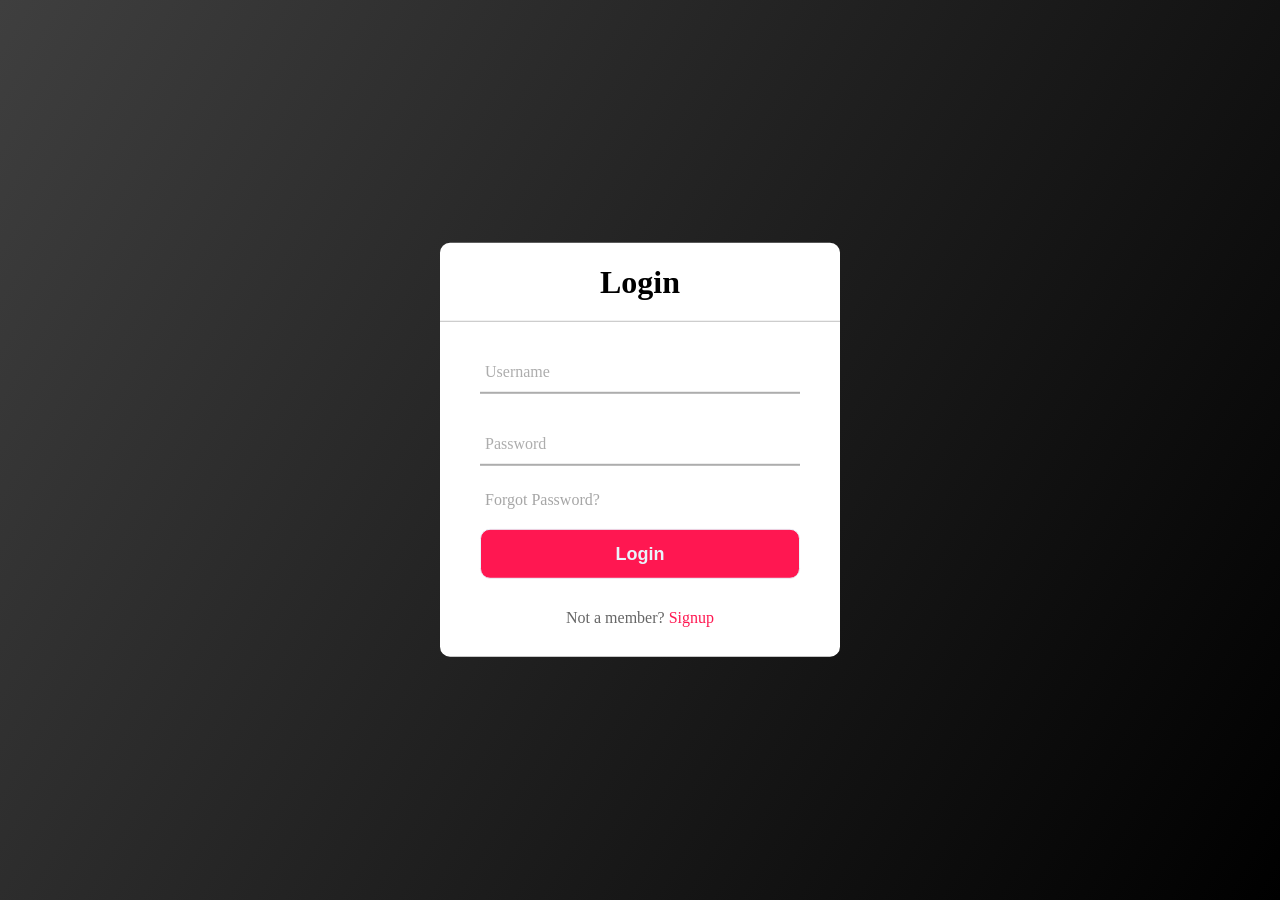
<file: Personal_Project/frontend/HtmlCss/index.html>
<!DOCTYPE html>
<html lang="en" dir="ltr">

    <head>
        <meta charset="utf-8">
        <title>WHORIEND</title>
        <link rel="stylesheet" href="style.css">
    </head>

    <body>
        <div class="center">
            <h1>Login</h1>
            <form method="post">
                <div class="txt_field">
                    <input type="text" required>
                    <label>Username</label>
                </div>
                <div class="txt_field">
                    <input type="password" required>
                    <span></span>
                    <label>Password</label>
                </div>
                <div class="pass">Forgot Password?</div>
                <input type="submit" value="Login">
                <div class="signup_link">
                    Not a member? <a href="#">Signup</a>
                </div>
        </div>
    </body>

</html>
</file>
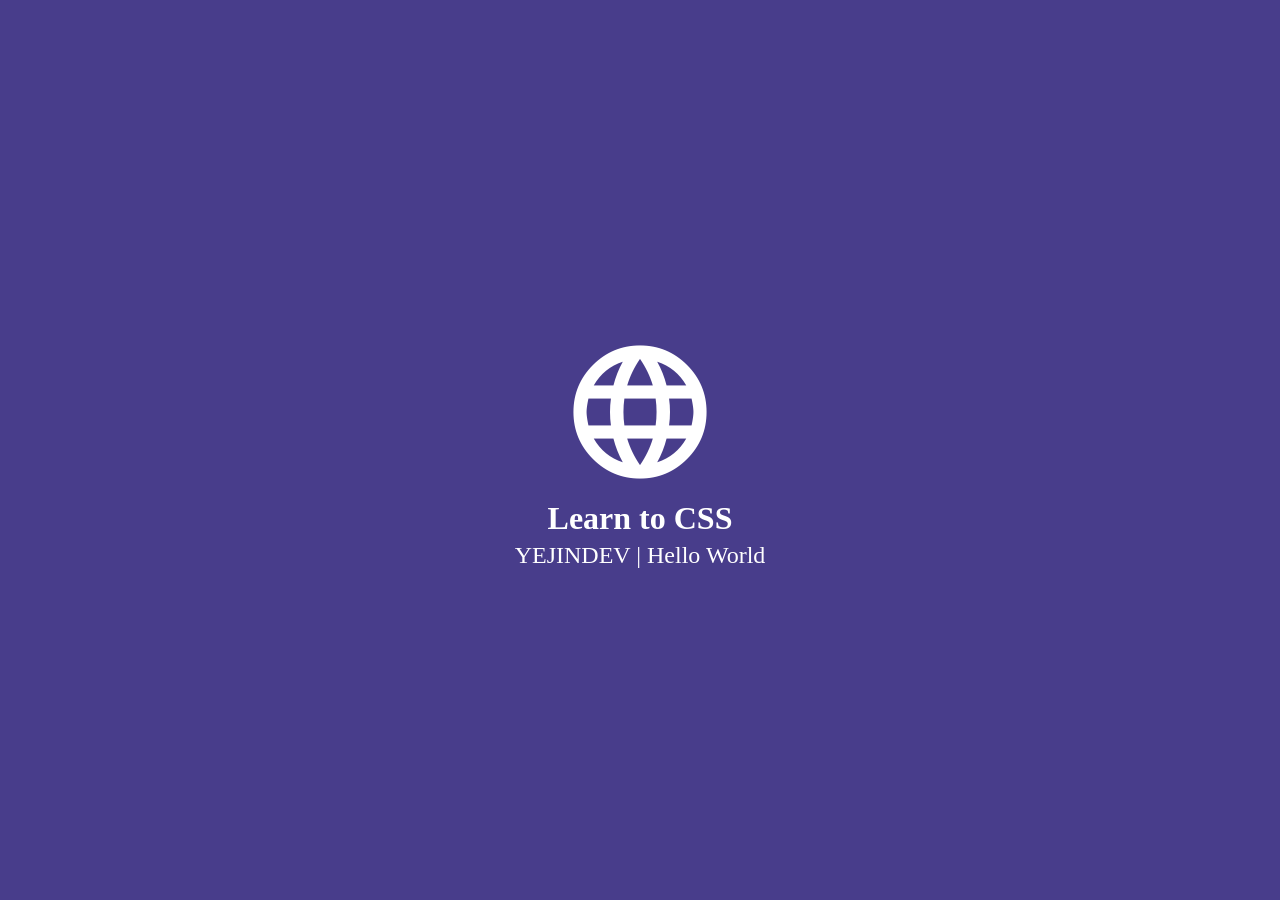
<file: Personal_Project/frontend/JavaScript/typing_text/index.html>
<!DOCTYPE html>
<html lang="ko">
<head>
    <meta charset="UTF-8">
    <meta name="viewport" content="width=device-width, initial-scale=1.0">
    <title>Typing Text</title>
    <link href="https://fonts.googleapis.com/icon?family=Material+Icons" rel="stylesheet">
    <link href="style.css" rel="stylesheet">
</head>
<body>
    <div class="wrap">
        <h1>
            <span class="material-icons">language</span>
        </h1>
        <p id="dynamic" class="lg-text"></p>
        <p class="sm-text">YEJINDEV | Hello World</p>
    </div>
    <script src="main.js"></script>
</body>
</html>
</file>
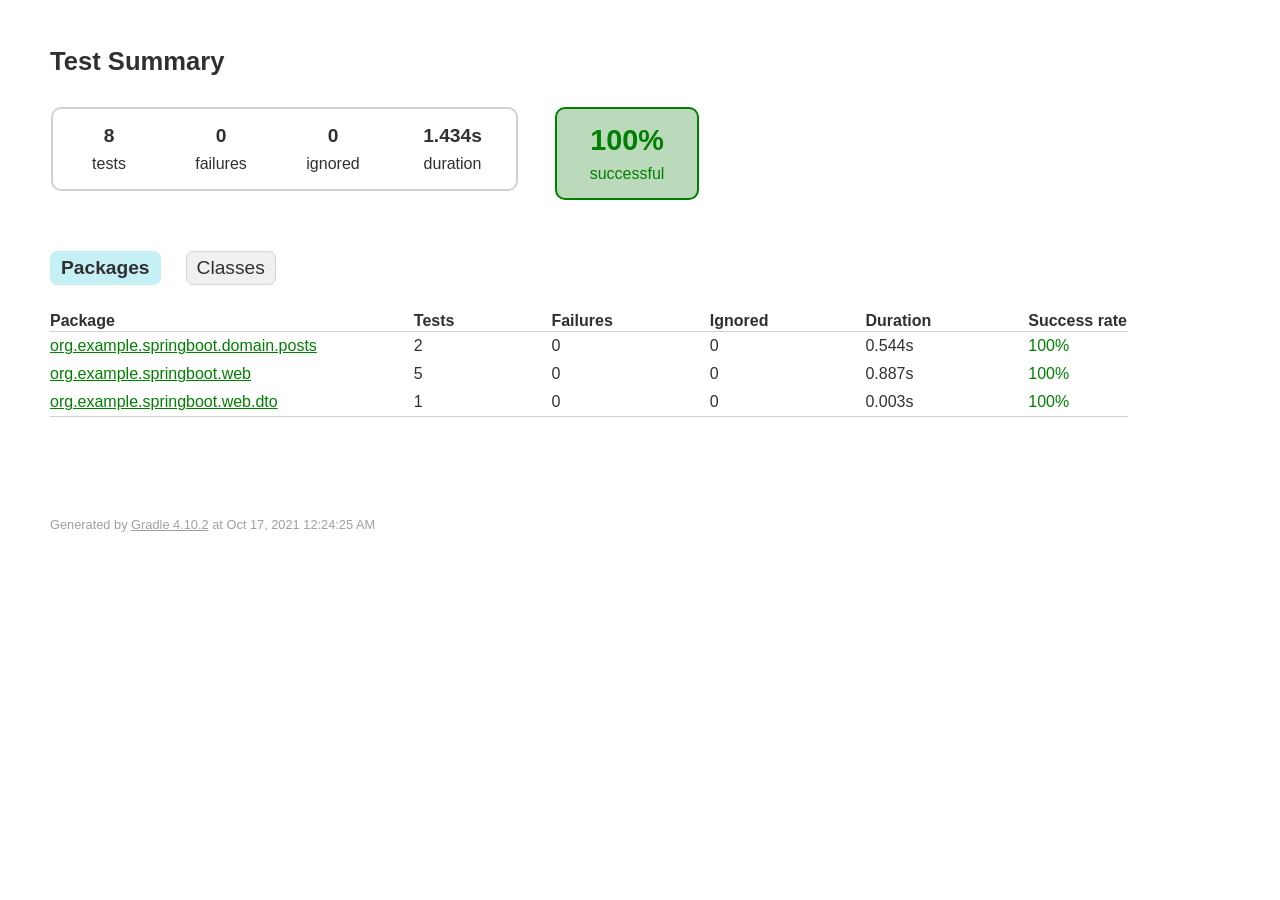
<file: Personal_Project/backend/SpringBoot/build/reports/tests/test/index.html>
<!DOCTYPE html>
<html>
<head>
<meta http-equiv="Content-Type" content="text/html; charset=utf-8"/>
<meta http-equiv="x-ua-compatible" content="IE=edge"/>
<title>Test results - Test Summary</title>
<link href="css/base-style.css" rel="stylesheet" type="text/css"/>
<link href="css/style.css" rel="stylesheet" type="text/css"/>
<script src="js/report.js" type="text/javascript"></script>
</head>
<body>
<div id="content">
<h1>Test Summary</h1>
<div id="summary">
<table>
<tr>
<td>
<div class="summaryGroup">
<table>
<tr>
<td>
<div class="infoBox" id="tests">
<div class="counter">8</div>
<p>tests</p>
</div>
</td>
<td>
<div class="infoBox" id="failures">
<div class="counter">0</div>
<p>failures</p>
</div>
</td>
<td>
<div class="infoBox" id="ignored">
<div class="counter">0</div>
<p>ignored</p>
</div>
</td>
<td>
<div class="infoBox" id="duration">
<div class="counter">1.434s</div>
<p>duration</p>
</div>
</td>
</tr>
</table>
</div>
</td>
<td>
<div class="infoBox success" id="successRate">
<div class="percent">100%</div>
<p>successful</p>
</div>
</td>
</tr>
</table>
</div>
<div id="tabs">
<ul class="tabLinks">
<li>
<a href="#tab0">Packages</a>
</li>
<li>
<a href="#tab1">Classes</a>
</li>
</ul>
<div id="tab0" class="tab">
<h2>Packages</h2>
<table>
<thead>
<tr>
<th>Package</th>
<th>Tests</th>
<th>Failures</th>
<th>Ignored</th>
<th>Duration</th>
<th>Success rate</th>
</tr>
</thead>
<tbody>
<tr>
<td class="success">
<a href="packages/org.example.springboot.domain.posts.html">org.example.springboot.domain.posts</a>
</td>
<td>2</td>
<td>0</td>
<td>0</td>
<td>0.544s</td>
<td class="success">100%</td>
</tr>
<tr>
<td class="success">
<a href="packages/org.example.springboot.web.html">org.example.springboot.web</a>
</td>
<td>5</td>
<td>0</td>
<td>0</td>
<td>0.887s</td>
<td class="success">100%</td>
</tr>
<tr>
<td class="success">
<a href="packages/org.example.springboot.web.dto.html">org.example.springboot.web.dto</a>
</td>
<td>1</td>
<td>0</td>
<td>0</td>
<td>0.003s</td>
<td class="success">100%</td>
</tr>
</tbody>
</table>
</div>
<div id="tab1" class="tab">
<h2>Classes</h2>
<table>
<thead>
<tr>
<th>Class</th>
<th>Tests</th>
<th>Failures</th>
<th>Ignored</th>
<th>Duration</th>
<th>Success rate</th>
</tr>
</thead>
<tbody>
<tr>
<td class="success"/>
<a href="classes/org.example.springboot.domain.posts.PostsRepositoryTest.html">org.example.springboot.domain.posts.PostsRepositoryTest</a>
<td>2</td>
<td>0</td>
<td>0</td>
<td>0.544s</td>
<td class="success">100%</td>
</tr>
<tr>
<td class="success"/>
<a href="classes/org.example.springboot.web.HelloControllerTest.html">org.example.springboot.web.HelloControllerTest</a>
<td>2</td>
<td>0</td>
<td>0</td>
<td>0.294s</td>
<td class="success">100%</td>
</tr>
<tr>
<td class="success"/>
<a href="classes/org.example.springboot.web.IndexControllerTest.html">org.example.springboot.web.IndexControllerTest</a>
<td>1</td>
<td>0</td>
<td>0</td>
<td>0.355s</td>
<td class="success">100%</td>
</tr>
<tr>
<td class="success"/>
<a href="classes/org.example.springboot.web.PostsApiControllerTest.html">org.example.springboot.web.PostsApiControllerTest</a>
<td>2</td>
<td>0</td>
<td>0</td>
<td>0.238s</td>
<td class="success">100%</td>
</tr>
<tr>
<td class="success"/>
<a href="classes/org.example.springboot.web.dto.HelloResponseDtoTest.html">org.example.springboot.web.dto.HelloResponseDtoTest</a>
<td>1</td>
<td>0</td>
<td>0</td>
<td>0.003s</td>
<td class="success">100%</td>
</tr>
</tbody>
</table>
</div>
</div>
<div id="footer">
<p>
<div>
<label class="hidden" id="label-for-line-wrapping-toggle" for="line-wrapping-toggle">Wrap lines
<input id="line-wrapping-toggle" type="checkbox" autocomplete="off"/>
</label>
</div>Generated by 
<a href="http://www.gradle.org">Gradle 4.10.2</a> at Oct 17, 2021 12:24:25 AM</p>
</div>
</div>
</body>
</html>
</file>
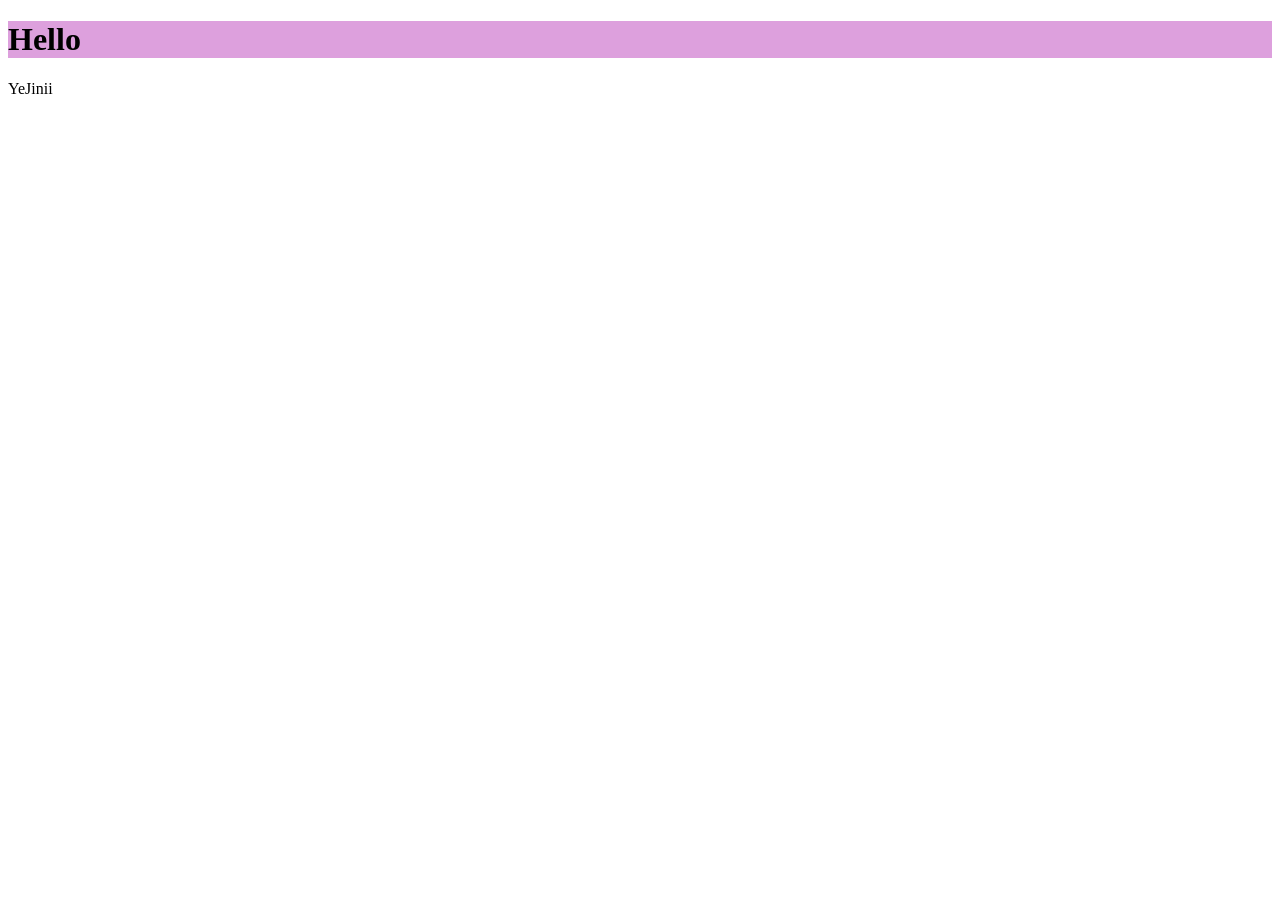
<file: Clone_Coding/kokoa_clone_coding/home.html>
<!DOCTYPE html>
<html lang="kr">
  <head>
    <title>Home - My first website.</title>
    <style>
      :root{
        --main-color: plum;
      }
      h1 {
        background-color: var(--main-color);
      }
    </style>
  </head>
  <body>
    <h1>Hello</h1>
    <span>YeJinii<span>
  </body>
</html>
</file>
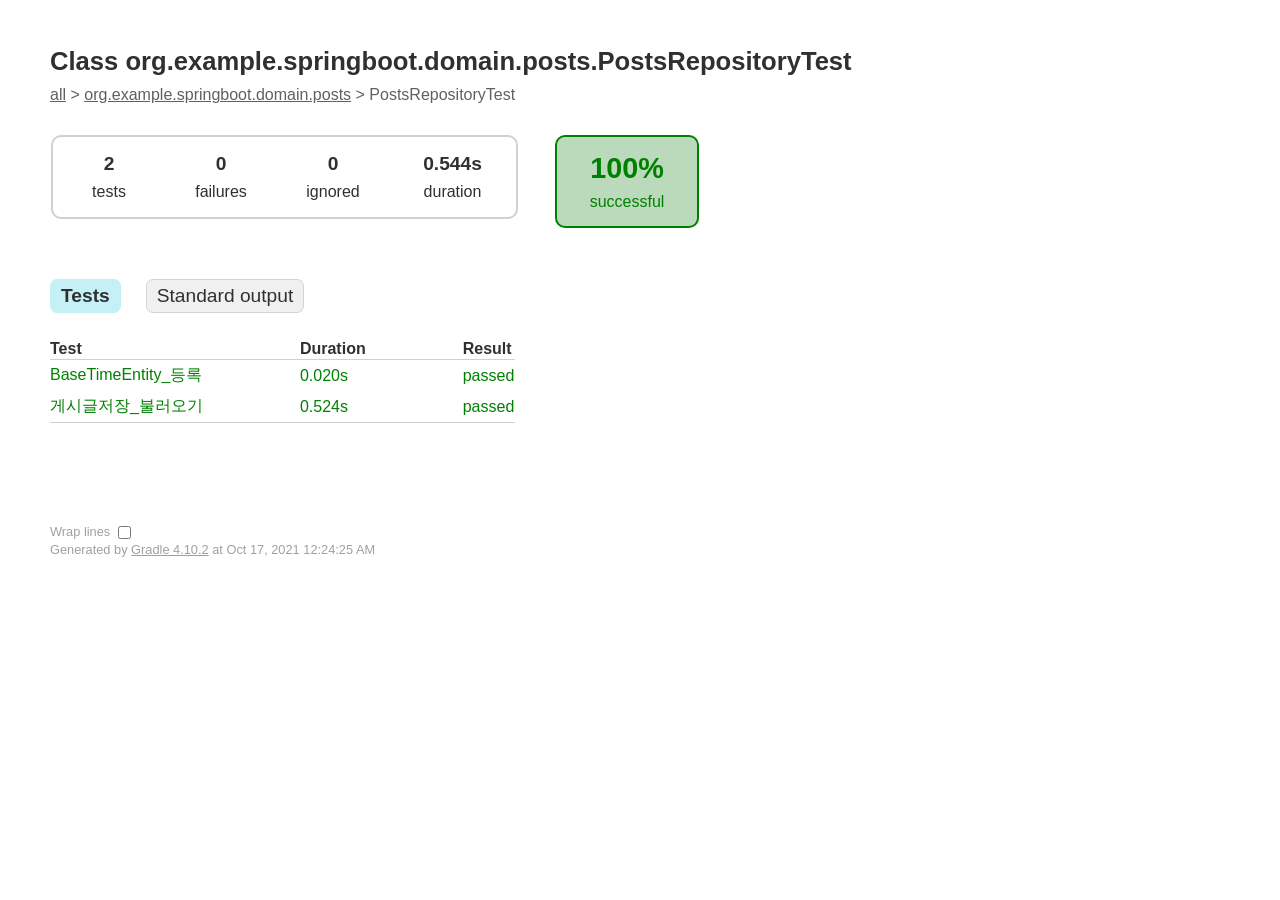
<file: Personal_Project/backend/SpringBoot/build/reports/tests/test/classes/org.example.springboot.domain.posts.PostsRepositoryTest.html>
<!DOCTYPE html>
<html>
<head>
<meta http-equiv="Content-Type" content="text/html; charset=utf-8"/>
<meta http-equiv="x-ua-compatible" content="IE=edge"/>
<title>Test results - Class org.example.springboot.domain.posts.PostsRepositoryTest</title>
<link href="../css/base-style.css" rel="stylesheet" type="text/css"/>
<link href="../css/style.css" rel="stylesheet" type="text/css"/>
<script src="../js/report.js" type="text/javascript"></script>
</head>
<body>
<div id="content">
<h1>Class org.example.springboot.domain.posts.PostsRepositoryTest</h1>
<div class="breadcrumbs">
<a href="../index.html">all</a> &gt; 
<a href="../packages/org.example.springboot.domain.posts.html">org.example.springboot.domain.posts</a> &gt; PostsRepositoryTest</div>
<div id="summary">
<table>
<tr>
<td>
<div class="summaryGroup">
<table>
<tr>
<td>
<div class="infoBox" id="tests">
<div class="counter">2</div>
<p>tests</p>
</div>
</td>
<td>
<div class="infoBox" id="failures">
<div class="counter">0</div>
<p>failures</p>
</div>
</td>
<td>
<div class="infoBox" id="ignored">
<div class="counter">0</div>
<p>ignored</p>
</div>
</td>
<td>
<div class="infoBox" id="duration">
<div class="counter">0.544s</div>
<p>duration</p>
</div>
</td>
</tr>
</table>
</div>
</td>
<td>
<div class="infoBox success" id="successRate">
<div class="percent">100%</div>
<p>successful</p>
</div>
</td>
</tr>
</table>
</div>
<div id="tabs">
<ul class="tabLinks">
<li>
<a href="#tab0">Tests</a>
</li>
<li>
<a href="#tab1">Standard output</a>
</li>
</ul>
<div id="tab0" class="tab">
<h2>Tests</h2>
<table>
<thead>
<tr>
<th>Test</th>
<th>Duration</th>
<th>Result</th>
</tr>
</thead>
<tr>
<td class="success">BaseTimeEntity_등록</td>
<td class="success">0.020s</td>
<td class="success">passed</td>
</tr>
<tr>
<td class="success">게시글저장_불러오기</td>
<td class="success">0.524s</td>
<td class="success">passed</td>
</tr>
</table>
</div>
<div id="tab1" class="tab">
<h2>Standard output</h2>
<span class="code">
<pre>00:24:05.321 [Test worker] DEBUG org.springframework.test.context.junit4.SpringJUnit4ClassRunner - SpringJUnit4ClassRunner constructor called with [class org.example.springboot.domain.posts.PostsRepositoryTest]
00:24:05.336 [Test worker] DEBUG org.springframework.test.context.BootstrapUtils - Instantiating CacheAwareContextLoaderDelegate from class [org.springframework.test.context.cache.DefaultCacheAwareContextLoaderDelegate]
00:24:05.348 [Test worker] DEBUG org.springframework.test.context.BootstrapUtils - Instantiating BootstrapContext using constructor [public org.springframework.test.context.support.DefaultBootstrapContext(java.lang.Class,org.springframework.test.context.CacheAwareContextLoaderDelegate)]
00:24:05.382 [Test worker] DEBUG org.springframework.test.context.BootstrapUtils - Instantiating TestContextBootstrapper for test class [org.example.springboot.domain.posts.PostsRepositoryTest] from class [org.springframework.boot.test.context.SpringBootTestContextBootstrapper]
00:24:05.401 [Test worker] INFO org.springframework.boot.test.context.SpringBootTestContextBootstrapper - Neither @ContextConfiguration nor @ContextHierarchy found for test class [org.example.springboot.domain.posts.PostsRepositoryTest], using SpringBootContextLoader
00:24:05.406 [Test worker] DEBUG org.springframework.test.context.support.AbstractContextLoader - Did not detect default resource location for test class [org.example.springboot.domain.posts.PostsRepositoryTest]: class path resource [org/example/springboot/domain/posts/PostsRepositoryTest-context.xml] does not exist
00:24:05.407 [Test worker] DEBUG org.springframework.test.context.support.AbstractContextLoader - Did not detect default resource location for test class [org.example.springboot.domain.posts.PostsRepositoryTest]: class path resource [org/example/springboot/domain/posts/PostsRepositoryTestContext.groovy] does not exist
00:24:05.411 [Test worker] INFO org.springframework.test.context.support.AbstractContextLoader - Could not detect default resource locations for test class [org.example.springboot.domain.posts.PostsRepositoryTest]: no resource found for suffixes {-context.xml, Context.groovy}.
00:24:05.413 [Test worker] INFO org.springframework.test.context.support.AnnotationConfigContextLoaderUtils - Could not detect default configuration classes for test class [org.example.springboot.domain.posts.PostsRepositoryTest]: PostsRepositoryTest does not declare any static, non-private, non-final, nested classes annotated with @Configuration.
00:24:05.511 [Test worker] DEBUG org.springframework.test.context.support.ActiveProfilesUtils - Could not find an 'annotation declaring class' for annotation type [org.springframework.test.context.ActiveProfiles] and class [org.example.springboot.domain.posts.PostsRepositoryTest]
00:24:05.677 [Test worker] DEBUG org.springframework.context.annotation.ClassPathScanningCandidateComponentProvider - Identified candidate component class: file [/home/ec2-user/app/step1/freelec-springboot2-webservice/build/classes/java/main/org/example/springboot/Application.class]
00:24:05.684 [Test worker] INFO org.springframework.boot.test.context.SpringBootTestContextBootstrapper - Found @SpringBootConfiguration org.example.springboot.Application for test class org.example.springboot.domain.posts.PostsRepositoryTest
00:24:05.891 [Test worker] DEBUG org.springframework.boot.test.context.SpringBootTestContextBootstrapper - @TestExecutionListeners is not present for class [org.example.springboot.domain.posts.PostsRepositoryTest]: using defaults.
00:24:05.892 [Test worker] INFO org.springframework.boot.test.context.SpringBootTestContextBootstrapper - Loaded default TestExecutionListener class names from location [META-INF/spring.factories]: [org.springframework.security.test.context.support.WithSecurityContextTestExecutionListener, org.springframework.security.test.context.support.ReactorContextTestExecutionListener, org.springframework.boot.test.autoconfigure.restdocs.RestDocsTestExecutionListener, org.springframework.boot.test.autoconfigure.web.client.MockRestServiceServerResetTestExecutionListener, org.springframework.boot.test.autoconfigure.web.servlet.MockMvcPrintOnlyOnFailureTestExecutionListener, org.springframework.boot.test.autoconfigure.web.servlet.WebDriverTestExecutionListener, org.springframework.boot.test.mock.mockito.MockitoTestExecutionListener, org.springframework.boot.test.mock.mockito.ResetMocksTestExecutionListener, org.springframework.test.context.web.ServletTestExecutionListener, org.springframework.test.context.support.DirtiesContextBeforeModesTestExecutionListener, org.springframework.test.context.support.DependencyInjectionTestExecutionListener, org.springframework.test.context.support.DirtiesContextTestExecutionListener, org.springframework.test.context.transaction.TransactionalTestExecutionListener, org.springframework.test.context.jdbc.SqlScriptsTestExecutionListener]
00:24:05.943 [Test worker] INFO org.springframework.boot.test.context.SpringBootTestContextBootstrapper - Using TestExecutionListeners: [org.springframework.test.context.web.ServletTestExecutionListener@42dee5c1, org.springframework.test.context.support.DirtiesContextBeforeModesTestExecutionListener@69d23dd7, org.springframework.boot.test.mock.mockito.MockitoTestExecutionListener@377338e2, org.springframework.boot.test.autoconfigure.SpringBootDependencyInjectionTestExecutionListener@77c7b20b, org.springframework.test.context.support.DirtiesContextTestExecutionListener@4282a1df, org.springframework.test.context.transaction.TransactionalTestExecutionListener@3ac600dd, org.springframework.test.context.jdbc.SqlScriptsTestExecutionListener@145c8b4f, org.springframework.security.test.context.support.WithSecurityContextTestExecutionListener@5e412425, org.springframework.security.test.context.support.ReactorContextTestExecutionListener@91aea6b, org.springframework.boot.test.autoconfigure.restdocs.RestDocsTestExecutionListener@350c37d, org.springframework.boot.test.autoconfigure.web.client.MockRestServiceServerResetTestExecutionListener@732626ab, org.springframework.boot.test.autoconfigure.web.servlet.MockMvcPrintOnlyOnFailureTestExecutionListener@249154e6, org.springframework.boot.test.autoconfigure.web.servlet.WebDriverTestExecutionListener@7a06abad, org.springframework.boot.test.mock.mockito.ResetMocksTestExecutionListener@7f48d4bb]
00:24:05.950 [Test worker] DEBUG org.springframework.test.annotation.ProfileValueUtils - Retrieved @ProfileValueSourceConfiguration [null] for test class [org.example.springboot.domain.posts.PostsRepositoryTest]
00:24:05.951 [Test worker] DEBUG org.springframework.test.annotation.ProfileValueUtils - Retrieved ProfileValueSource type [class org.springframework.test.annotation.SystemProfileValueSource] for class [org.example.springboot.domain.posts.PostsRepositoryTest]
00:24:05.952 [Test worker] DEBUG org.springframework.test.annotation.ProfileValueUtils - Retrieved @ProfileValueSourceConfiguration [null] for test class [org.example.springboot.domain.posts.PostsRepositoryTest]
00:24:05.952 [Test worker] DEBUG org.springframework.test.annotation.ProfileValueUtils - Retrieved ProfileValueSource type [class org.springframework.test.annotation.SystemProfileValueSource] for class [org.example.springboot.domain.posts.PostsRepositoryTest]
00:24:05.962 [Test worker] DEBUG org.springframework.test.context.support.AbstractDirtiesContextTestExecutionListener - Before test class: context [DefaultTestContext@795217b testClass = PostsRepositoryTest, testInstance = [null], testMethod = [null], testException = [null], mergedContextConfiguration = [WebMergedContextConfiguration@68993ae5 testClass = PostsRepositoryTest, locations = '{}', classes = '{class org.example.springboot.Application}', contextInitializerClasses = '[]', activeProfiles = '{}', propertySourceLocations = '{}', propertySourceProperties = '{org.springframework.boot.test.context.SpringBootTestContextBootstrapper=true}', contextCustomizers = set[org.springframework.boot.test.autoconfigure.properties.PropertyMappingContextCustomizer@0, org.springframework.boot.test.autoconfigure.web.servlet.WebDriverContextCustomizerFactory$Customizer@26f247b6, org.springframework.boot.test.context.filter.ExcludeFilterContextCustomizer@667175a6, org.springframework.boot.test.json.DuplicateJsonObjectContextCustomizerFactory$DuplicateJsonObjectContextCustomizer@798ffd76, org.springframework.boot.test.mock.mockito.MockitoContextCustomizer@0, org.springframework.boot.test.web.client.TestRestTemplateContextCustomizer@6561f7c8], resourceBasePath = 'src/main/webapp', contextLoader = 'org.springframework.boot.test.context.SpringBootContextLoader', parent = [null]], attributes = map['org.springframework.test.context.web.ServletTestExecutionListener.activateListener' -&gt; true]], class annotated with @DirtiesContext [false] with mode [null].
00:24:05.967 [Test worker] DEBUG org.springframework.test.annotation.ProfileValueUtils - Retrieved @ProfileValueSourceConfiguration [null] for test class [org.example.springboot.domain.posts.PostsRepositoryTest]
00:24:05.967 [Test worker] DEBUG org.springframework.test.annotation.ProfileValueUtils - Retrieved ProfileValueSource type [class org.springframework.test.annotation.SystemProfileValueSource] for class [org.example.springboot.domain.posts.PostsRepositoryTest]
00:24:06.012 [Test worker] DEBUG org.springframework.test.context.support.TestPropertySourceUtils - Adding inlined properties to environment: {spring.jmx.enabled=false, org.springframework.boot.test.context.SpringBootTestContextBootstrapper=true, server.port=-1}

  .   ____          _            __ _ _
 /\\ / ___'_ __ _ _(_)_ __  __ _ \ \ \ \
( ( )\___ | '_ | '_| | '_ \/ _` | \ \ \ \
 \\/  ___)| |_)| | | | | || (_| |  ) ) ) )
  '  |____| .__|_| |_|_| |_\__, | / / / /
 =========|_|==============|___/=/_/_/_/
 :: Spring Boot ::        (v2.1.7.RELEASE)

2021-10-17 00:24:06.723  INFO 23275 --- [    Test worker] o.e.s.domain.posts.PostsRepositoryTest   : Starting PostsRepositoryTest on freelec-springboot2-webservice with PID 23275 (started by ec2-user in /home/ec2-user/app/step1/freelec-springboot2-webservice)
2021-10-17 00:24:06.728  INFO 23275 --- [    Test worker] o.e.s.domain.posts.PostsRepositoryTest   : No active profile set, falling back to default profiles: default
2021-10-17 00:24:09.205  INFO 23275 --- [    Test worker] .s.d.r.c.RepositoryConfigurationDelegate : Bootstrapping Spring Data repositories in DEFAULT mode.
2021-10-17 00:24:09.397  INFO 23275 --- [    Test worker] .s.d.r.c.RepositoryConfigurationDelegate : Finished Spring Data repository scanning in 166ms. Found 2 repository interfaces.
2021-10-17 00:24:10.657  INFO 23275 --- [    Test worker] trationDelegate$BeanPostProcessorChecker : Bean 'org.springframework.transaction.annotation.ProxyTransactionManagementConfiguration' of type [org.springframework.transaction.annotation.ProxyTransactionManagementConfiguration$$EnhancerBySpringCGLIB$$6c1abeb8] is not eligible for getting processed by all BeanPostProcessors (for example: not eligible for auto-proxying)
2021-10-17 00:24:11.171  INFO 23275 --- [    Test worker] com.zaxxer.hikari.HikariDataSource       : HikariPool-1 - Starting...
2021-10-17 00:24:11.534  INFO 23275 --- [    Test worker] com.zaxxer.hikari.HikariDataSource       : HikariPool-1 - Start completed.
2021-10-17 00:24:11.747  INFO 23275 --- [    Test worker] o.hibernate.jpa.internal.util.LogHelper  : HHH000204: Processing PersistenceUnitInfo [
	name: default
	...]
2021-10-17 00:24:11.937  INFO 23275 --- [    Test worker] org.hibernate.Version                    : HHH000412: Hibernate Core {5.3.10.Final}
2021-10-17 00:24:11.941  INFO 23275 --- [    Test worker] org.hibernate.cfg.Environment            : HHH000206: hibernate.properties not found
2021-10-17 00:24:12.229  INFO 23275 --- [    Test worker] o.hibernate.annotations.common.Version   : HCANN000001: Hibernate Commons Annotations {5.0.4.Final}
2021-10-17 00:24:12.576  INFO 23275 --- [    Test worker] org.hibernate.dialect.Dialect            : HHH000400: Using dialect: org.hibernate.dialect.MySQL5InnoDBDialect
Hibernate: drop table if exists posts
Hibernate: drop table if exists user
Hibernate: create table posts (id bigint not null auto_increment, created_date datetime, modified_date datetime, author varchar(255), content TEXT not null, title varchar(500) not null, primary key (id)) engine=InnoDB
Hibernate: create table user (id bigint not null auto_increment, created_date datetime, modified_date datetime, email varchar(255) not null, name varchar(255) not null, picture varchar(255), role varchar(255) not null, primary key (id)) engine=InnoDB
2021-10-17 00:24:13.638  INFO 23275 --- [    Test worker] o.h.t.schema.internal.SchemaCreatorImpl  : HHH000476: Executing import script 'org.hibernate.tool.schema.internal.exec.ScriptSourceInputNonExistentImpl@2cc15f0f'
2021-10-17 00:24:13.642  INFO 23275 --- [    Test worker] j.LocalContainerEntityManagerFactoryBean : Initialized JPA EntityManagerFactory for persistence unit 'default'
2021-10-17 00:24:14.938  INFO 23275 --- [    Test worker] o.h.h.i.QueryTranslatorFactoryInitiator  : HHH000397: Using ASTQueryTranslatorFactory
2021-10-17 00:24:15.787  INFO 23275 --- [    Test worker] o.s.s.web.DefaultSecurityFilterChain     : Creating filter chain: any request, [org.springframework.security.web.context.request.async.WebAsyncManagerIntegrationFilter@513b882e, org.springframework.security.web.context.SecurityContextPersistenceFilter@83442e0, org.springframework.security.web.header.HeaderWriterFilter@359f7004, org.springframework.security.web.authentication.logout.LogoutFilter@17b88542, org.springframework.security.oauth2.client.web.OAuth2AuthorizationRequestRedirectFilter@3c9c371d, org.springframework.security.oauth2.client.web.OAuth2LoginAuthenticationFilter@3ecbb18e, org.springframework.security.web.authentication.ui.DefaultLoginPageGeneratingFilter@6c5a9034, org.springframework.security.web.authentication.ui.DefaultLogoutPageGeneratingFilter@f722f67, org.springframework.security.web.savedrequest.RequestCacheAwareFilter@7cf90da1, org.springframework.security.web.servletapi.SecurityContextHolderAwareRequestFilter@1d3034ea, org.springframework.security.web.authentication.AnonymousAuthenticationFilter@73c2551e, org.springframework.security.web.session.SessionManagementFilter@1f33e07e, org.springframework.security.web.access.ExceptionTranslationFilter@23448fd6, org.springframework.security.web.access.intercept.FilterSecurityInterceptor@27641b74]
2021-10-17 00:24:16.940  INFO 23275 --- [    Test worker] o.s.s.concurrent.ThreadPoolTaskExecutor  : Initializing ExecutorService 'applicationTaskExecutor'
2021-10-17 00:24:17.250  WARN 23275 --- [    Test worker] aWebConfiguration$JpaWebMvcConfiguration : spring.jpa.open-in-view is enabled by default. Therefore, database queries may be performed during view rendering. Explicitly configure spring.jpa.open-in-view to disable this warning
2021-10-17 00:24:17.369  INFO 23275 --- [    Test worker] o.s.b.a.w.s.WelcomePageHandlerMapping    : Adding welcome page template: index
2021-10-17 00:24:18.425  INFO 23275 --- [    Test worker] s.a.ScheduledAnnotationBeanPostProcessor : No TaskScheduler/ScheduledExecutorService bean found for scheduled processing
2021-10-17 00:24:18.449  INFO 23275 --- [    Test worker] o.e.s.domain.posts.PostsRepositoryTest   : Started PostsRepositoryTest in 12.415 seconds (JVM running for 14.606)
Hibernate: insert into posts (created_date, modified_date, author, content, title) values (?, ?, ?, ?, ?)
Hibernate: select posts0_.id as id1_0_, posts0_.created_date as created_2_0_, posts0_.modified_date as modified3_0_, posts0_.author as author4_0_, posts0_.content as content5_0_, posts0_.title as title6_0_ from posts posts0_
Hibernate: select posts0_.id as id1_0_, posts0_.created_date as created_2_0_, posts0_.modified_date as modified3_0_, posts0_.author as author4_0_, posts0_.content as content5_0_, posts0_.title as title6_0_ from posts posts0_
Hibernate: delete from posts where id=?
Hibernate: insert into posts (created_date, modified_date, author, content, title) values (?, ?, ?, ?, ?)
Hibernate: select posts0_.id as id1_0_, posts0_.created_date as created_2_0_, posts0_.modified_date as modified3_0_, posts0_.author as author4_0_, posts0_.content as content5_0_, posts0_.title as title6_0_ from posts posts0_
&gt;&gt;&gt;&gt;&gt;&gt;&gt;&gt;&gt; createDate=2021-10-17T00:24:19.017, modifiedDate=2021-10-17T00:24:19.017
Hibernate: select posts0_.id as id1_0_, posts0_.created_date as created_2_0_, posts0_.modified_date as modified3_0_, posts0_.author as author4_0_, posts0_.content as content5_0_, posts0_.title as title6_0_ from posts posts0_
Hibernate: delete from posts where id=?
</pre>
</span>
</div>
</div>
<div id="footer">
<p>
<div>
<label class="hidden" id="label-for-line-wrapping-toggle" for="line-wrapping-toggle">Wrap lines
<input id="line-wrapping-toggle" type="checkbox" autocomplete="off"/>
</label>
</div>Generated by 
<a href="http://www.gradle.org">Gradle 4.10.2</a> at Oct 17, 2021 12:24:25 AM</p>
</div>
</div>
</body>
</html>
</file>
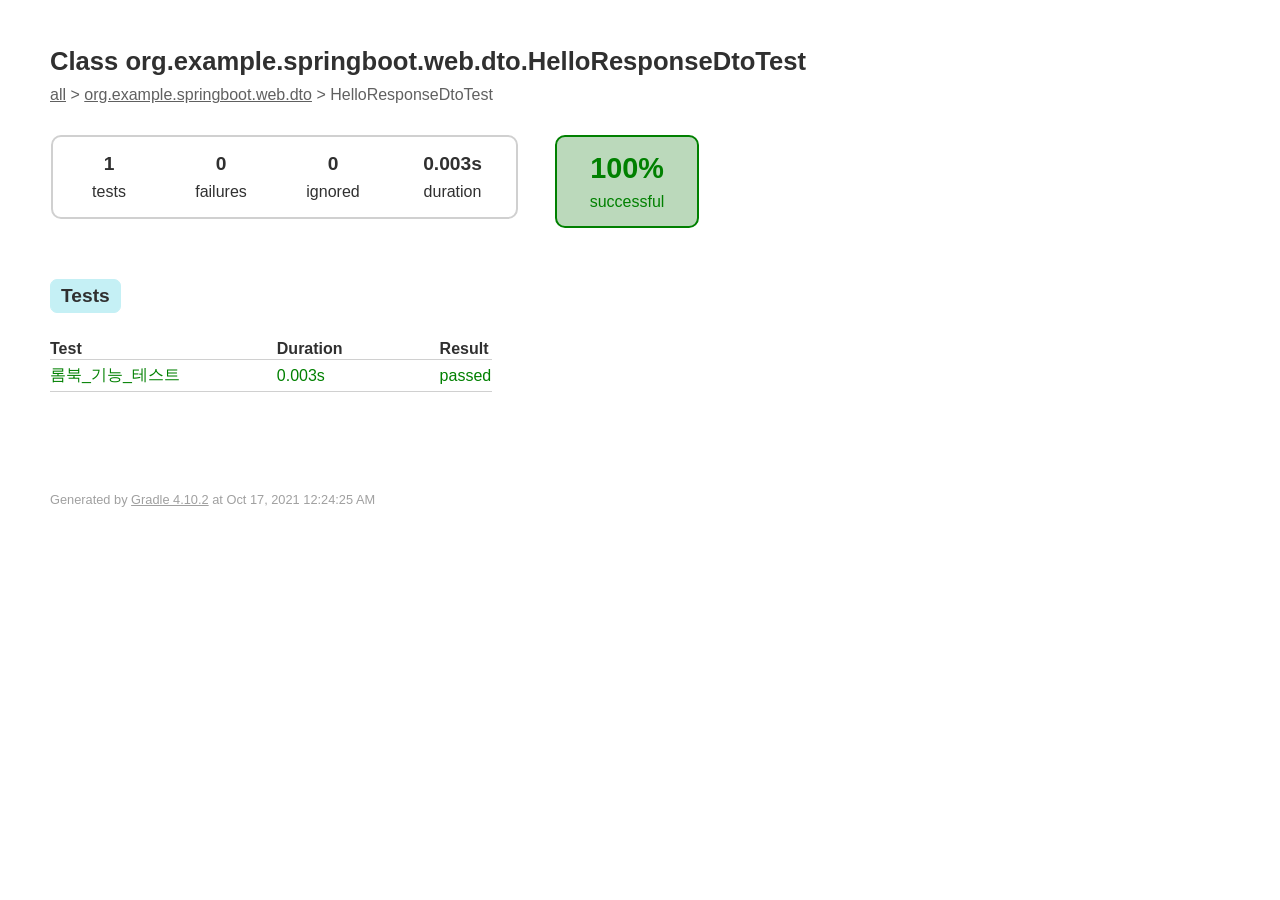
<file: Personal_Project/backend/SpringBoot/build/reports/tests/test/classes/org.example.springboot.web.dto.HelloResponseDtoTest.html>
<!DOCTYPE html>
<html>
<head>
<meta http-equiv="Content-Type" content="text/html; charset=utf-8"/>
<meta http-equiv="x-ua-compatible" content="IE=edge"/>
<title>Test results - Class org.example.springboot.web.dto.HelloResponseDtoTest</title>
<link href="../css/base-style.css" rel="stylesheet" type="text/css"/>
<link href="../css/style.css" rel="stylesheet" type="text/css"/>
<script src="../js/report.js" type="text/javascript"></script>
</head>
<body>
<div id="content">
<h1>Class org.example.springboot.web.dto.HelloResponseDtoTest</h1>
<div class="breadcrumbs">
<a href="../index.html">all</a> &gt; 
<a href="../packages/org.example.springboot.web.dto.html">org.example.springboot.web.dto</a> &gt; HelloResponseDtoTest</div>
<div id="summary">
<table>
<tr>
<td>
<div class="summaryGroup">
<table>
<tr>
<td>
<div class="infoBox" id="tests">
<div class="counter">1</div>
<p>tests</p>
</div>
</td>
<td>
<div class="infoBox" id="failures">
<div class="counter">0</div>
<p>failures</p>
</div>
</td>
<td>
<div class="infoBox" id="ignored">
<div class="counter">0</div>
<p>ignored</p>
</div>
</td>
<td>
<div class="infoBox" id="duration">
<div class="counter">0.003s</div>
<p>duration</p>
</div>
</td>
</tr>
</table>
</div>
</td>
<td>
<div class="infoBox success" id="successRate">
<div class="percent">100%</div>
<p>successful</p>
</div>
</td>
</tr>
</table>
</div>
<div id="tabs">
<ul class="tabLinks">
<li>
<a href="#tab0">Tests</a>
</li>
</ul>
<div id="tab0" class="tab">
<h2>Tests</h2>
<table>
<thead>
<tr>
<th>Test</th>
<th>Duration</th>
<th>Result</th>
</tr>
</thead>
<tr>
<td class="success">롬북_기능_테스트</td>
<td class="success">0.003s</td>
<td class="success">passed</td>
</tr>
</table>
</div>
</div>
<div id="footer">
<p>
<div>
<label class="hidden" id="label-for-line-wrapping-toggle" for="line-wrapping-toggle">Wrap lines
<input id="line-wrapping-toggle" type="checkbox" autocomplete="off"/>
</label>
</div>Generated by 
<a href="http://www.gradle.org">Gradle 4.10.2</a> at Oct 17, 2021 12:24:25 AM</p>
</div>
</div>
</body>
</html>
</file>
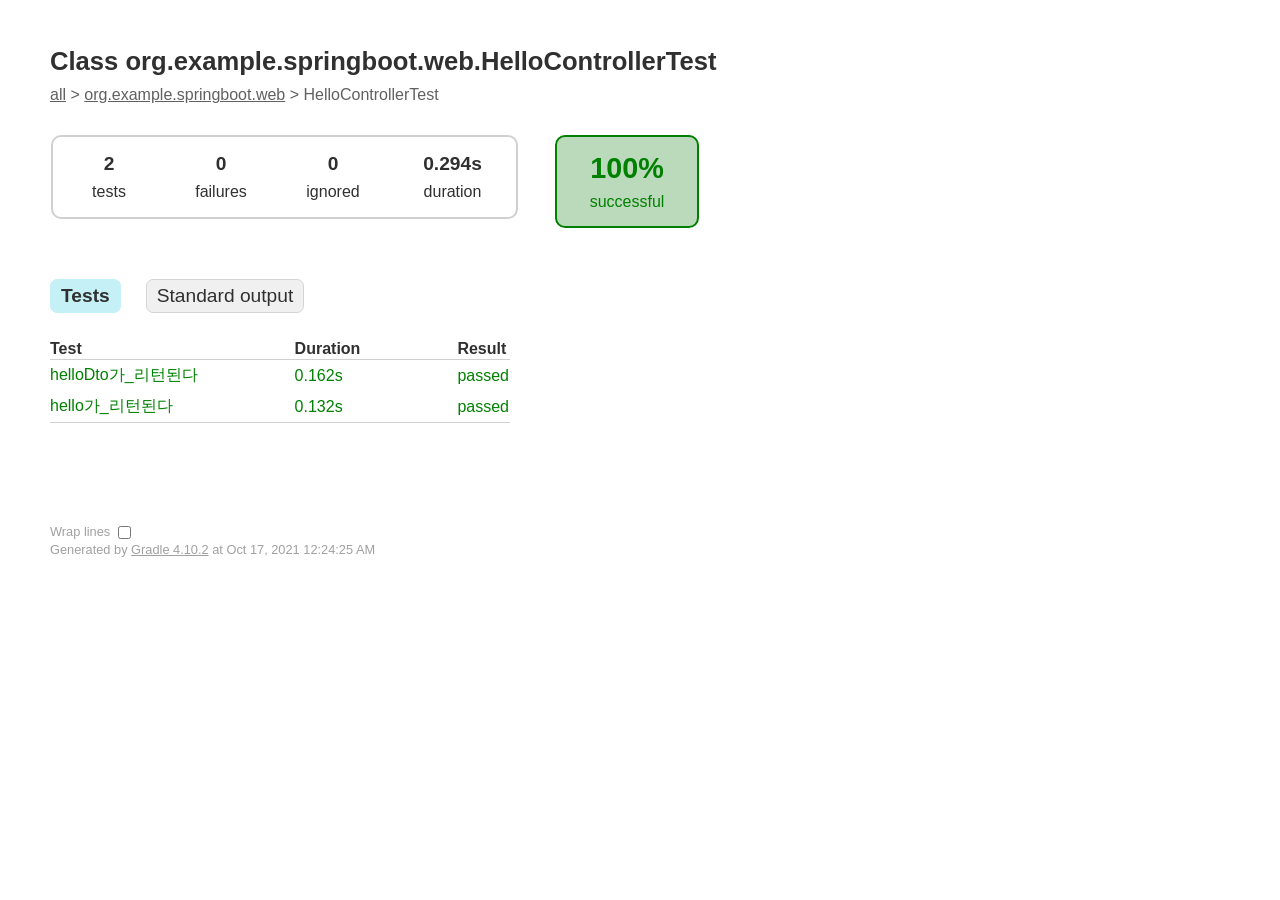
<file: Personal_Project/backend/SpringBoot/build/reports/tests/test/classes/org.example.springboot.web.HelloControllerTest.html>
<!DOCTYPE html>
<html>
<head>
<meta http-equiv="Content-Type" content="text/html; charset=utf-8"/>
<meta http-equiv="x-ua-compatible" content="IE=edge"/>
<title>Test results - Class org.example.springboot.web.HelloControllerTest</title>
<link href="../css/base-style.css" rel="stylesheet" type="text/css"/>
<link href="../css/style.css" rel="stylesheet" type="text/css"/>
<script src="../js/report.js" type="text/javascript"></script>
</head>
<body>
<div id="content">
<h1>Class org.example.springboot.web.HelloControllerTest</h1>
<div class="breadcrumbs">
<a href="../index.html">all</a> &gt; 
<a href="../packages/org.example.springboot.web.html">org.example.springboot.web</a> &gt; HelloControllerTest</div>
<div id="summary">
<table>
<tr>
<td>
<div class="summaryGroup">
<table>
<tr>
<td>
<div class="infoBox" id="tests">
<div class="counter">2</div>
<p>tests</p>
</div>
</td>
<td>
<div class="infoBox" id="failures">
<div class="counter">0</div>
<p>failures</p>
</div>
</td>
<td>
<div class="infoBox" id="ignored">
<div class="counter">0</div>
<p>ignored</p>
</div>
</td>
<td>
<div class="infoBox" id="duration">
<div class="counter">0.294s</div>
<p>duration</p>
</div>
</td>
</tr>
</table>
</div>
</td>
<td>
<div class="infoBox success" id="successRate">
<div class="percent">100%</div>
<p>successful</p>
</div>
</td>
</tr>
</table>
</div>
<div id="tabs">
<ul class="tabLinks">
<li>
<a href="#tab0">Tests</a>
</li>
<li>
<a href="#tab1">Standard output</a>
</li>
</ul>
<div id="tab0" class="tab">
<h2>Tests</h2>
<table>
<thead>
<tr>
<th>Test</th>
<th>Duration</th>
<th>Result</th>
</tr>
</thead>
<tr>
<td class="success">helloDto가_리턴된다</td>
<td class="success">0.162s</td>
<td class="success">passed</td>
</tr>
<tr>
<td class="success">hello가_리턴된다</td>
<td class="success">0.132s</td>
<td class="success">passed</td>
</tr>
</table>
</div>
<div id="tab1" class="tab">
<h2>Standard output</h2>
<span class="code">
<pre>2021-10-17 00:24:19.051  INFO 23275 --- [    Test worker] .b.t.a.w.s.WebMvcTestContextBootstrapper : Neither @ContextConfiguration nor @ContextHierarchy found for test class [org.example.springboot.web.HelloControllerTest], using SpringBootContextLoader
2021-10-17 00:24:19.053  INFO 23275 --- [    Test worker] o.s.t.c.support.AbstractContextLoader    : Could not detect default resource locations for test class [org.example.springboot.web.HelloControllerTest]: no resource found for suffixes {-context.xml, Context.groovy}.
2021-10-17 00:24:19.055  INFO 23275 --- [    Test worker] t.c.s.AnnotationConfigContextLoaderUtils : Could not detect default configuration classes for test class [org.example.springboot.web.HelloControllerTest]: HelloControllerTest does not declare any static, non-private, non-final, nested classes annotated with @Configuration.
2021-10-17 00:24:19.103  INFO 23275 --- [    Test worker] .b.t.c.SpringBootTestContextBootstrapper : Found @SpringBootConfiguration org.example.springboot.Application for test class org.example.springboot.web.HelloControllerTest
2021-10-17 00:24:19.110  INFO 23275 --- [    Test worker] .b.t.a.w.s.WebMvcTestContextBootstrapper : Loaded default TestExecutionListener class names from location [META-INF/spring.factories]: [org.springframework.security.test.context.support.WithSecurityContextTestExecutionListener, org.springframework.security.test.context.support.ReactorContextTestExecutionListener, org.springframework.boot.test.autoconfigure.restdocs.RestDocsTestExecutionListener, org.springframework.boot.test.autoconfigure.web.client.MockRestServiceServerResetTestExecutionListener, org.springframework.boot.test.autoconfigure.web.servlet.MockMvcPrintOnlyOnFailureTestExecutionListener, org.springframework.boot.test.autoconfigure.web.servlet.WebDriverTestExecutionListener, org.springframework.boot.test.mock.mockito.MockitoTestExecutionListener, org.springframework.boot.test.mock.mockito.ResetMocksTestExecutionListener, org.springframework.test.context.web.ServletTestExecutionListener, org.springframework.test.context.support.DirtiesContextBeforeModesTestExecutionListener, org.springframework.test.context.support.DependencyInjectionTestExecutionListener, org.springframework.test.context.support.DirtiesContextTestExecutionListener, org.springframework.test.context.transaction.TransactionalTestExecutionListener, org.springframework.test.context.jdbc.SqlScriptsTestExecutionListener]
2021-10-17 00:24:19.111  INFO 23275 --- [    Test worker] .b.t.a.w.s.WebMvcTestContextBootstrapper : Using TestExecutionListeners: [org.springframework.test.context.web.ServletTestExecutionListener@3b4898d7, org.springframework.test.context.support.DirtiesContextBeforeModesTestExecutionListener@91efa51, org.springframework.boot.test.mock.mockito.MockitoTestExecutionListener@61359695, org.springframework.boot.test.autoconfigure.SpringBootDependencyInjectionTestExecutionListener@789d9f38, org.springframework.test.context.support.DirtiesContextTestExecutionListener@76c3edc, org.springframework.test.context.transaction.TransactionalTestExecutionListener@79de8012, org.springframework.test.context.jdbc.SqlScriptsTestExecutionListener@34923082, org.springframework.security.test.context.support.WithSecurityContextTestExecutionListener@20621d77, org.springframework.security.test.context.support.ReactorContextTestExecutionListener@469e5d79, org.springframework.boot.test.autoconfigure.restdocs.RestDocsTestExecutionListener@4bcd9ba8, org.springframework.boot.test.autoconfigure.web.client.MockRestServiceServerResetTestExecutionListener@6efeb473, org.springframework.boot.test.autoconfigure.web.servlet.MockMvcPrintOnlyOnFailureTestExecutionListener@5e47857e, org.springframework.boot.test.autoconfigure.web.servlet.WebDriverTestExecutionListener@6a867e5a, org.springframework.boot.test.mock.mockito.ResetMocksTestExecutionListener@4d31b879]

  .   ____          _            __ _ _
 /\\ / ___'_ __ _ _(_)_ __  __ _ \ \ \ \
( ( )\___ | '_ | '_| | '_ \/ _` | \ \ \ \
 \\/  ___)| |_)| | | | | || (_| |  ) ) ) )
  '  |____| .__|_| |_|_| |_\__, | / / / /
 =========|_|==============|___/=/_/_/_/
 :: Spring Boot ::        (v2.1.7.RELEASE)

2021-10-17 00:24:19.169  INFO 23275 --- [    Test worker] o.e.springboot.web.HelloControllerTest   : Starting HelloControllerTest on freelec-springboot2-webservice with PID 23275 (started by ec2-user in /home/ec2-user/app/step1/freelec-springboot2-webservice)
2021-10-17 00:24:19.171  INFO 23275 --- [    Test worker] o.e.springboot.web.HelloControllerTest   : No active profile set, falling back to default profiles: default
2021-10-17 00:24:19.963  INFO 23275 --- [    Test worker] o.s.s.concurrent.ThreadPoolTaskExecutor  : Initializing ExecutorService 'applicationTaskExecutor'
2021-10-17 00:24:20.022  INFO 23275 --- [    Test worker] o.s.b.a.w.s.WelcomePageHandlerMapping    : Adding welcome page template: index
2021-10-17 00:24:20.379  INFO 23275 --- [    Test worker] .s.s.UserDetailsServiceAutoConfiguration : 

Using generated security password: 7ff7e34c-62e2-4a65-abd8-d4cec777ac41

2021-10-17 00:24:20.606  INFO 23275 --- [    Test worker] o.s.s.web.DefaultSecurityFilterChain     : Creating filter chain: any request, [org.springframework.security.web.context.request.async.WebAsyncManagerIntegrationFilter@2f9a45aa, org.springframework.security.web.context.SecurityContextPersistenceFilter@4da54197, org.springframework.security.web.header.HeaderWriterFilter@660975ac, org.springframework.security.web.csrf.CsrfFilter@182e84a5, org.springframework.security.web.authentication.logout.LogoutFilter@6cac922f, org.springframework.security.web.authentication.UsernamePasswordAuthenticationFilter@4aee02bc, org.springframework.security.web.authentication.ui.DefaultLoginPageGeneratingFilter@6bbccca9, org.springframework.security.web.authentication.ui.DefaultLogoutPageGeneratingFilter@8ebbb8c, org.springframework.security.web.authentication.www.BasicAuthenticationFilter@56f86931, org.springframework.security.web.savedrequest.RequestCacheAwareFilter@3ad49b3b, org.springframework.security.web.servletapi.SecurityContextHolderAwareRequestFilter@175d3dd8, org.springframework.security.web.authentication.AnonymousAuthenticationFilter@1dcfea41, org.springframework.security.web.session.SessionManagementFilter@aeede64, org.springframework.security.web.access.ExceptionTranslationFilter@166c3d4d, org.springframework.security.web.access.intercept.FilterSecurityInterceptor@6d2599f5]
2021-10-17 00:24:20.675  INFO 23275 --- [    Test worker] o.s.b.t.m.w.SpringBootMockServletContext : Initializing Spring TestDispatcherServlet ''
2021-10-17 00:24:20.675  INFO 23275 --- [    Test worker] o.s.t.web.servlet.TestDispatcherServlet  : Initializing Servlet ''
2021-10-17 00:24:20.697  INFO 23275 --- [    Test worker] o.s.t.web.servlet.TestDispatcherServlet  : Completed initialization in 22 ms
2021-10-17 00:24:20.758  INFO 23275 --- [    Test worker] o.e.springboot.web.HelloControllerTest   : Started HelloControllerTest in 1.645 seconds (JVM running for 16.914)
</pre>
</span>
</div>
</div>
<div id="footer">
<p>
<div>
<label class="hidden" id="label-for-line-wrapping-toggle" for="line-wrapping-toggle">Wrap lines
<input id="line-wrapping-toggle" type="checkbox" autocomplete="off"/>
</label>
</div>Generated by 
<a href="http://www.gradle.org">Gradle 4.10.2</a> at Oct 17, 2021 12:24:25 AM</p>
</div>
</div>
</body>
</html>
</file>
<file: Personal_Project/frontend/HtmlCss/style.css>
body{
    margin: 0;
    padding: 0;
    font-family: montserrat;
    background: linear-gradient(120deg, rgb(63, 63, 63), black);
    height: 100vh;
    overflow: hidden;
}
.center{
    position: absolute;
    top: 50%;
    left: 50%;
    transform: translate(-50%, -50%);
    width: 400px;
    background: white;
    border-radius: 10px;
}
.center h1{
    text-align: center;
    padding: 0 0 20px 0;
    border-bottom: 1px solid silver;
}
.center form{
    padding: 0 40px;
    box-sizing: border-box;
}
form .txt_field{
    position: relative;
    border-bottom: 2px solid #adadad;
    margin: 30px 0;   
}
.txt_field input{
    width:100%;
    padding: 0 5px;
    height: 40px;
    font-size: 16px;
    border: none;
    background: none;
    outline: none;
}
.txt_field label{
    position : absolute;
    top: 50%;
    left: 5px;
    color: #adadad;
    transform: translateY(-50%);
    font-size: 16px;
    pointer-events: none;
    transition: .5s;
}
.txt_field span::before{
    content: '';
    position: absolute;
    top: 40px;
    left: 0;
    width: 0%;
    height: 2px;
    background: #ff1751;
    transition: .5s;
}
.txt_field input:focus ~ label,
.txt_field input:valid ~ label{
    top: -5px;
    color: #ff1751;
}
.txt_field input:focus ~ span::before,
.txt_field input:valid ~ span::before{
    width: 100%;
}
.pass{
    margin: -5px 0 20px 5px;
    color: #a6a6a6;
    cursor: pointer;
}
.pass:hover{
    text-decoration: underline;
}
input[type="submit"]{
    width: 100%;
    height: 50px;
    border: 1px solid;
    background: #ff1751;
    border-radius:10px;
    font-size: 18px;
    color: #e9f4fb;
    font-weight: 700;
    cursor: pointer;
    outline: none;
}
input[type="submit"]:hover{
    border-color: #ff1751;
    transition: .5s;
}
.signup_link{
    margin: 30px 0;
    text-align: center;
    font-size: 16px;
    color: #666666;
}
.signup_link a{
    color: #ff1751;
    text-decoration: none;
}
.signup_link a:hover{
    text-decoration: underline;
}
</file>
<file: Personal_Project/frontend/JavaScript/typing_text/style.css>
* {
    margin: 0;
    padding :0;
    box-sizing: border-box;
}

body {
    background-color: darkslateblue;
}

.wrap {
    position: absolute;
    top: 50%;
    left: 50%;
    transform: translate(-50%, -50%);
    color: white;
    text-align: center;
}

.material-icons {
    font-size: 10rem;
}

.lg-text {
    font-size: 2rem;
    font-weight: bold;
    margin-bottom: 5px;
}

.sm-text {
    font-size: 1.5rem;
}

#dynamic {
    position: relative;
    display: inline-block;

}

#dynamic::after {
    content:"";
    display: block;
    position: absolute;
    top: 0;
    right: -10px;
    width: 4px;
    height: 100%;
    background-color: white;
}

#dynamic.active::after {
    display: none;
}
</file>
<file: Personal_Project/backend/SpringBoot/build/reports/tests/test/css/base-style.css>
body {
    margin: 0;
    padding: 0;
    font-family: sans-serif;
    font-size: 12pt;
}

body, a, a:visited {
    color: #303030;
}

#content {
    padding-left: 50px;
    padding-right: 50px;
    padding-top: 30px;
    padding-bottom: 30px;
}

#content h1 {
    font-size: 160%;
    margin-bottom: 10px;
}

#footer {
    margin-top: 100px;
    font-size: 80%;
    white-space: nowrap;
}

#footer, #footer a {
    color: #a0a0a0;
}

#line-wrapping-toggle {
    vertical-align: middle;
}

#label-for-line-wrapping-toggle {
    vertical-align: middle;
}

ul {
    margin-left: 0;
}

h1, h2, h3 {
    white-space: nowrap;
}

h2 {
    font-size: 120%;
}

ul.tabLinks {
    padding-left: 0;
    padding-top: 10px;
    padding-bottom: 10px;
    overflow: auto;
    min-width: 800px;
    width: auto !important;
    width: 800px;
}

ul.tabLinks li {
    float: left;
    height: 100%;
    list-style: none;
    padding-left: 10px;
    padding-right: 10px;
    padding-top: 5px;
    padding-bottom: 5px;
    margin-bottom: 0;
    -moz-border-radius: 7px;
    border-radius: 7px;
    margin-right: 25px;
    border: solid 1px #d4d4d4;
    background-color: #f0f0f0;
}

ul.tabLinks li:hover {
    background-color: #fafafa;
}

ul.tabLinks li.selected {
    background-color: #c5f0f5;
    border-color: #c5f0f5;
}

ul.tabLinks a {
    font-size: 120%;
    display: block;
    outline: none;
    text-decoration: none;
    margin: 0;
    padding: 0;
}

ul.tabLinks li h2 {
    margin: 0;
    padding: 0;
}

div.tab {
}

div.selected {
    display: block;
}

div.deselected {
    display: none;
}

div.tab table {
    min-width: 350px;
    width: auto !important;
    width: 350px;
    border-collapse: collapse;
}

div.tab th, div.tab table {
    border-bottom: solid #d0d0d0 1px;
}

div.tab th {
    text-align: left;
    white-space: nowrap;
    padding-left: 6em;
}

div.tab th:first-child {
    padding-left: 0;
}

div.tab td {
    white-space: nowrap;
    padding-left: 6em;
    padding-top: 5px;
    padding-bottom: 5px;
}

div.tab td:first-child {
    padding-left: 0;
}

div.tab td.numeric, div.tab th.numeric {
    text-align: right;
}

span.code {
    display: inline-block;
    margin-top: 0em;
    margin-bottom: 1em;
}

span.code pre {
    font-size: 11pt;
    padding-top: 10px;
    padding-bottom: 10px;
    padding-left: 10px;
    padding-right: 10px;
    margin: 0;
    background-color: #f7f7f7;
    border: solid 1px #d0d0d0;
    min-width: 700px;
    width: auto !important;
    width: 700px;
}

span.wrapped pre {
    word-wrap: break-word;
    white-space: pre-wrap;
    word-break: break-all;
}

label.hidden {
    display: none;
}
</file>
<file: Personal_Project/backend/SpringBoot/build/reports/tests/test/css/style.css>
#summary {
    margin-top: 30px;
    margin-bottom: 40px;
}

#summary table {
    border-collapse: collapse;
}

#summary td {
    vertical-align: top;
}

.breadcrumbs, .breadcrumbs a {
    color: #606060;
}

.infoBox {
    width: 110px;
    padding-top: 15px;
    padding-bottom: 15px;
    text-align: center;
}

.infoBox p {
    margin: 0;
}

.counter, .percent {
    font-size: 120%;
    font-weight: bold;
    margin-bottom: 8px;
}

#duration {
    width: 125px;
}

#successRate, .summaryGroup {
    border: solid 2px #d0d0d0;
    -moz-border-radius: 10px;
    border-radius: 10px;
}

#successRate {
    width: 140px;
    margin-left: 35px;
}

#successRate .percent {
    font-size: 180%;
}

.success, .success a {
    color: #008000;
}

div.success, #successRate.success {
    background-color: #bbd9bb;
    border-color: #008000;
}

.failures, .failures a {
    color: #b60808;
}

.skipped, .skipped a {
    color: #c09853;
}

div.failures, #successRate.failures {
    background-color: #ecdada;
    border-color: #b60808;
}

ul.linkList {
    padding-left: 0;
}

ul.linkList li {
    list-style: none;
    margin-bottom: 5px;
}
</file>
